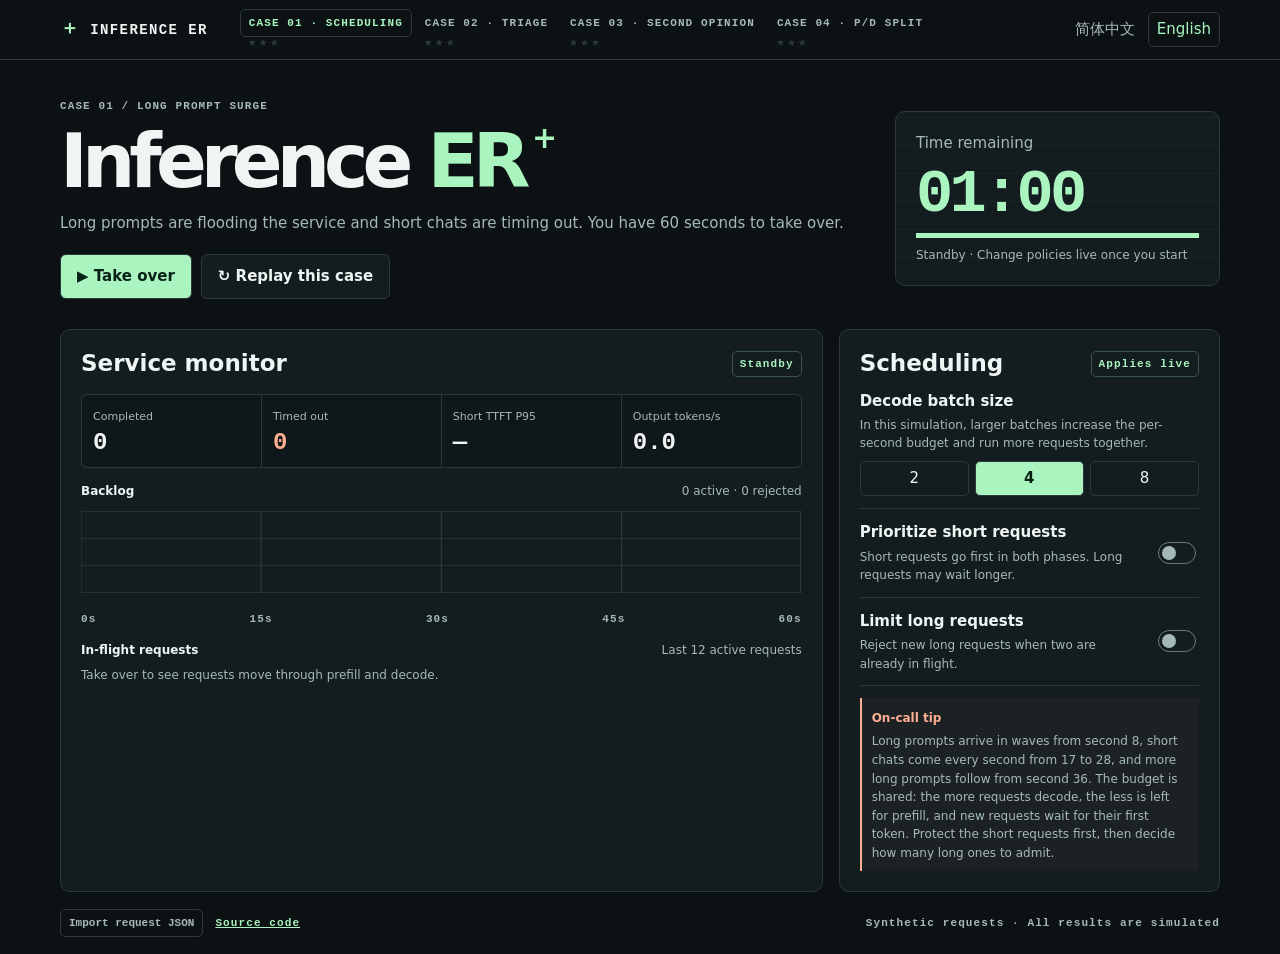
<file: index.html>
<!doctype html>
<html lang="en">
<head>
  <meta charset="utf-8">
  <meta name="viewport" content="width=device-width, initial-scale=1">
  <meta name="theme-color" content="#0c1214">
  <link rel="icon" href="data:image/svg+xml,%3Csvg%20xmlns='http://www.w3.org/2000/svg'%20viewBox='0%200%2064%2064'%3E%3Crect%20width='64'%20height='64'%20rx='12'%20fill='%230c1214'/%3E%3Cpath%20d='M32%2014v36M14%2032h36'%20stroke='%23aaf5bf'%20stroke-width='8'%20stroke-linecap='round'/%3E%3C/svg%3E">
  <meta name="description" content="Long prompts are flooding the service and short chats are timing out. You have 60 seconds to take over.">
  <meta property="og:site_name" content="Inference ER">
  <meta property="og:type" content="website">
  <meta property="og:url" content="https://shaqg.github.io/inference-er/">
  <meta property="og:title" content="Inference ER | 60-second LLM serving games">
  <meta property="og:description" content="Four browser games on how LLM serving works: request scheduling, MoE expert triage, speculative decoding, and prefill/decode disaggregation. Play online, no install.">
  <meta property="og:image" content="https://shaqg.github.io/inference-er/assets/og/inference-er.png">
  <meta property="og:image:width" content="1280">
  <meta property="og:image:height" content="640">
  <meta property="og:image:alt" content="The four Inference ER cases side by side: Scheduling, MoE Triage, Second Opinion, and P/D Split.">
  <meta name="twitter:card" content="summary_large_image">
  <title>Inference ER | LLM Scheduling Game</title>
  <script src="locale.js"></script>
  <script src="progress.js"></script>
  <link rel="stylesheet" href="style.css">
  <script src="case.js" defer></script>
  <script src="sim.js" defer></script>
  <script src="strings.js" defer></script>
  <script src="game.js" defer></script>
</head>
<body>
<header class="top">
  <div class="shell top-inner">
    <span class="brand"><b>＋</b> INFERENCE ER</span>
    <nav class="cases" aria-label="Cases">
      <span class="case"><a href="index.html" aria-current="page" data-text="nav01">CASE 01 · SCHEDULING</a><span class="case-stars" data-roster="c01"></span></span>
      <span class="case"><a href="triage/index.html" data-text="nav02">CASE 02 · TRIAGE</a><span class="case-stars" data-roster="c02"></span></span>
      <span class="case"><a href="spec/index.html" data-text="nav03">CASE 03 · SECOND OPINION</a><span class="case-stars" data-roster="c03"></span></span>
      <span class="case"><a href="pd/index.html" data-text="nav04">CASE 04 · P/D SPLIT</a><span class="case-stars" data-roster="c04"></span></span>
    </nav>
    <div class="languages" role="group" aria-label="Language">
      <button type="button" lang="zh-CN" data-language="zh" aria-pressed="false" disabled>简体中文</button>
      <button type="button" lang="en" data-language="en" aria-pressed="true" disabled>English</button>
    </div>
  </div>
</header>
<main class="shell">
  <section class="hero">
    <div class="hero-copy">
      <p class="eyebrow" id="case-label">CASE 01 / LONG PROMPT SURGE</p>
      <h1><span class="title-lead" data-text="titleLead">Inference </span><span data-text="titleAccent">ER</span><b aria-hidden="true">+</b></h1>
      <p id="case-intro">Long prompts are flooding the service and short chats are timing out. You have 60 seconds to take over.</p>
      <div class="actions"><button id="start" class="primary">▶ Take over</button><button id="reset" class="secondary" data-text="reset">↻ Replay this case</button></div>
    </div>
    <div class="clock"><div class="clock-label" data-text="remaining">Time remaining</div><strong id="clock">01:00</strong><div class="progress"><div id="progress"></div></div><p id="phase">Standby · Change policies live once you start</p></div>
  </section>
  <div class="layout">
    <section class="panel monitor" aria-labelledby="monitor-title">
      <div class="section-head"><h2 id="monitor-title" data-text="monitor">Service monitor</h2><span class="chip" id="state">Standby</span></div>
      <div class="metrics">
        <div><span data-text="done">Completed</span><strong id="done">0</strong></div>
        <div><span data-text="timeout">Timed out</span><strong id="timeout" class="danger">0</strong></div>
        <div><span data-text="shortP95">Short TTFT P95</span><strong id="p95">—</strong></div>
        <div><span data-text="rate">Output tokens/s</span><strong id="rate">0.0</strong></div>
      </div>
      <div class="chart-head"><span data-text="backlog">Backlog</span><span id="pending">0 active · 0 rejected</span></div>
      <svg id="chart" viewBox="0 0 600 155" preserveAspectRatio="none" role="img" aria-label="Active requests per second in this run">
        <path class="grid" d="M0 15H600 M0 53H600 M0 91H600 M0 129H600 M0 15V129 M150 15V129 M300 15V129 M450 15V129 M599 15V129"/>
        <path id="area"/><polyline id="line"/>
      </svg>
      <div class="axis"><span>0s</span><span>15s</span><span>30s</span><span>45s</span><span>60s</span></div>
      <div class="chart-head flow-title"><span data-text="active">In-flight requests</span><span data-text="recent">Last 12 active requests</span></div>
      <div id="queue" class="queue">Take over to see requests move through prefill and decode.</div>
    </section>
    <aside class="panel controls" aria-labelledby="controls-title">
      <div class="section-head"><h2 id="controls-title" data-text="controls">Scheduling</h2><span class="chip" data-text="live">Applies live</span></div>
      <div class="control"><div class="control-title" data-text="batch">Decode batch size</div><p data-text="batchHelp">In this simulation, larger batches increase the per-second budget and run more requests together.</p>
        <fieldset><legend class="sr" data-text="batch">Decode batch size</legend><label><input type="radio" name="batch" value="2"><span>2</span></label><label><input type="radio" name="batch" value="4" checked><span>4</span></label><label><input type="radio" name="batch" value="8"><span>8</span></label></fieldset>
      </div>
      <label class="control switch"><div><div class="control-title" data-text="reserve">Prioritize short requests</div><p data-text="reserveHelp">Short requests go first in both phases. Long requests may wait longer.</p></div><input id="reserve" type="checkbox"></label>
      <label class="control switch"><div><div class="control-title" data-text="limit">Limit long requests</div><p data-text="limitHelp">Reject new long requests when two are already in flight.</p></div><input id="limit" type="checkbox"></label>
      <div class="hint"><b data-text="hintTitle">On-call tip</b><p id="hint">Long prompts arrive in waves from second 8, short chats come every second from 17 to 28, and more long prompts follow from second 36. The budget is shared: the more requests decode, the less is left for prefill, and new requests wait for their first token. Protect the short requests first, then decide how many long ones to admit.</p></div>
    </aside>
  </div>
  <section id="report" class="panel report" hidden aria-labelledby="report-title">
    <h2 id="report-title" data-text="report" tabindex="-1">Debrief</h2>
    <p id="report-summary"></p>
    <div id="diagnosis" class="diagnosis" hidden></div>
    <table><thead><tr><th scope="col" data-text="metric">Metric</th><th scope="col" data-text="thisRun">This run</th><th scope="col" data-text="baseline">Default</th><th scope="col" data-text="change">Change</th></tr></thead><tbody id="results"></tbody></table>
    <p class="fine" data-text="reportNote">The default uses batch size 4 with prioritization and admission limits off. TTFT P95 includes requests that reached their first token.</p>
  </section>
  <footer>
    <div class="case-tools">
      <button id="import-case" class="secondary" type="button" data-text="importCase">Import request JSON</button>
      <button id="restore-case" class="secondary" type="button" data-text="restoreCase" hidden>Restore example</button>
      <input id="case-file" type="file" accept=".json,application/json" hidden>
      <a href="https://github.com/ShaqG/inference-er" data-text="sourceLink">Source code</a>
      <span id="case-status" role="status"></span>
    </div>
    <span id="source-note">Synthetic requests · All results are simulated</span>
  </footer>
</main>
</body>
</html>
</file>
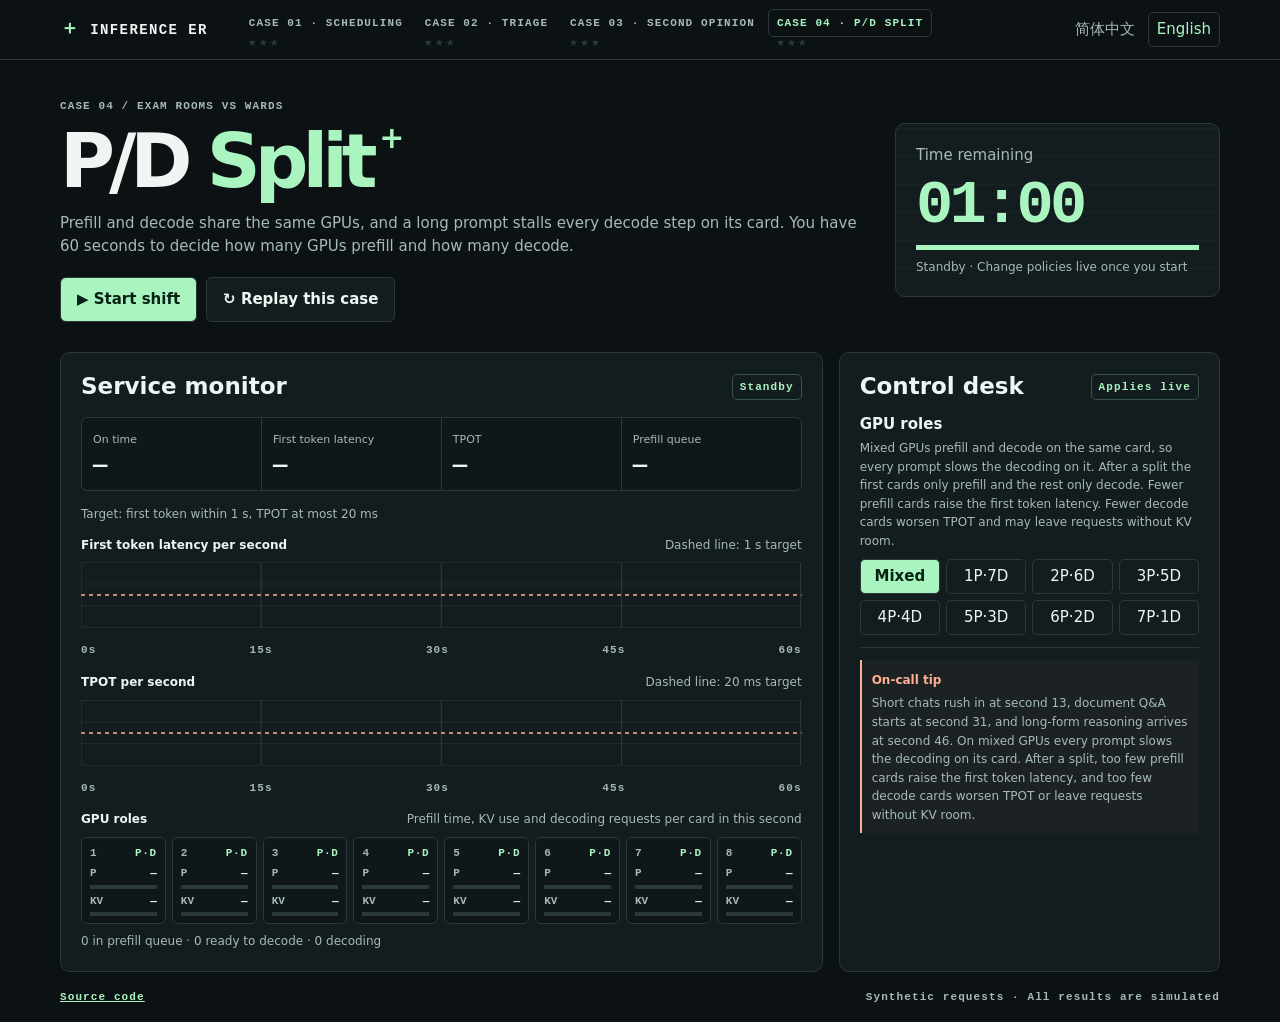
<file: pd/index.html>
<!doctype html>
<html lang="zh-CN">
<head>
  <meta charset="utf-8">
  <meta name="viewport" content="width=device-width, initial-scale=1">
  <meta name="theme-color" content="#0c1214">
  <link rel="icon" href="data:image/svg+xml,%3Csvg%20xmlns='http://www.w3.org/2000/svg'%20viewBox='0%200%2064%2064'%3E%3Crect%20width='64'%20height='64'%20rx='12'%20fill='%230c1214'/%3E%3Cpath%20d='M32%2014v36M14%2032h36'%20stroke='%23aaf5bf'%20stroke-width='8'%20stroke-linecap='round'/%3E%3C/svg%3E">
  <meta name="description" content="Prefill 和 Decode 抢同一批 GPU，长 Prompt 一来，解码就卡。你有 60 秒决定几张卡做 Prefill、几张做 Decode。">
  <meta property="og:site_name" content="Inference ER">
  <meta property="og:type" content="website">
  <meta property="og:url" content="https://shaqg.github.io/inference-er/pd/">
  <meta property="og:title" content="PD 分离 | Inference ER">
  <meta property="og:description" content="Prefill 和 Decode 抢同一批 GPU，长 Prompt 一来，解码就卡。60 秒内决定几张卡做 Prefill、几张做 Decode。">
  <meta property="og:image" content="https://shaqg.github.io/inference-er/assets/og/case-04.png">
  <meta property="og:image:width" content="1200">
  <meta property="og:image:height" content="630">
  <meta property="og:image:alt" content="The P/D Split case: latency charts against the SLO lines and the eight GPUs with their roles.">
  <meta name="twitter:card" content="summary_large_image">
  <title>PD 分离 | INFERENCE ER</title>
  <script src="../locale.js"></script>
  <script src="../progress.js"></script>
  <link rel="stylesheet" href="../style.css">
  <link rel="stylesheet" href="pd.css">
  <script src="case.js" defer></script>
  <script src="sim.js" defer></script>
  <script src="strings.js" defer></script>
  <script src="game.js" defer></script>
</head>
<body>
<header class="top">
  <div class="shell top-inner">
    <span class="brand"><b>＋</b> INFERENCE ER</span>
    <nav class="cases" aria-label="Cases">
      <span class="case"><a href="../index.html" data-text="nav01">CASE 01 · 调度</a><span class="case-stars" data-roster="c01"></span></span>
      <span class="case"><a href="../triage/index.html" data-text="nav02">CASE 02 · 分诊台</a><span class="case-stars" data-roster="c02"></span></span>
      <span class="case"><a href="../spec/index.html" data-text="nav03">CASE 03 · 代诊</a><span class="case-stars" data-roster="c03"></span></span>
      <span class="case"><a href="index.html" aria-current="page" data-text="nav04">CASE 04 · PD 分离</a><span class="case-stars" data-roster="c04"></span></span>
    </nav>
    <div class="languages" role="group" aria-label="Language">
      <button type="button" lang="zh-CN" data-language="zh" aria-pressed="true" disabled>简体中文</button>
      <button type="button" lang="en" data-language="en" aria-pressed="false" disabled>English</button>
    </div>
  </div>
</header>
<main class="shell">
  <section class="hero">
    <div class="hero-copy">
      <p class="eyebrow" data-text="case04">CASE 04 / 检查科和留观室，各占几张卡</p>
      <h1><span class="title-lead" data-text="titleLead">PD </span><span data-text="titleAccent">分离</span><b aria-hidden="true">+</b></h1>
      <p data-text="intro">Prefill 和 Decode 抢同一批 GPU，长 Prompt 一来，解码就卡。你有 60 秒决定几张卡做 Prefill、几张做 Decode。</p>
      <div class="actions"><button id="start" class="primary">▶ &nbsp; 开始排班</button><button id="reset" class="secondary" data-text="reset">↻ 重开同一局</button></div>
    </div>
    <div class="clock"><div class="clock-label" data-text="remaining">剩余时间</div><strong id="clock">01:00</strong><div class="progress"><div id="progress"></div></div><p id="phase">待命 · 开始后可实时调整策略</p></div>
  </section>
  <div class="layout">
    <section class="panel monitor" aria-labelledby="monitor-title">
      <div class="section-head"><h2 id="monitor-title" data-text="monitor">服务监控</h2><span class="chip" id="state">待命</span></div>
      <div class="metrics">
        <div><span data-text="good">达标率</span><strong id="good">—</strong></div>
        <div><span data-text="ttft">首 token 延迟</span><strong id="ttft">—</strong></div>
        <div><span data-text="tpot">TPOT</span><strong id="tpot">—</strong></div>
        <div><span data-text="queued">Prefill 排队</span><strong id="queued">—</strong></div>
      </div>
      <p class="fine goal" data-text="slo">达标线：首 token ≤ 1 s，TPOT ≤ 20 ms</p>
      <div class="chart-head"><span data-text="ttftChart">每秒首 token 延迟</span><span data-text="ttftNote">虚线是 1 s 达标线</span></div>
      <svg id="ttft-chart" class="latency" viewBox="0 0 600 155" preserveAspectRatio="none" role="img" aria-label="最近 60 秒里每秒首 token 的平均等待时间，单位毫秒，超过 2 秒的部分截掉">
        <path class="grid" d="M0 15H600 M0 53H600 M0 91H600 M0 129H600 M0 15V129 M150 15V129 M300 15V129 M450 15V129 M599 15V129"/>
        <line class="target" x1="0" x2="600" y1="72" y2="72"/>
        <polyline id="ttft-line"/>
      </svg>
      <div class="axis"><span>0s</span><span>15s</span><span>30s</span><span>45s</span><span>60s</span></div>
      <div class="chart-head flow-title"><span data-text="tpotChart">每秒 TPOT</span><span data-text="tpotNote">虚线是 20 ms 达标线</span></div>
      <svg id="tpot-chart" class="latency" viewBox="0 0 600 155" preserveAspectRatio="none" role="img" aria-label="最近 60 秒里每秒输出 token 的平均间隔，单位毫秒，超过 40 毫秒的部分截掉">
        <path class="grid" d="M0 15H600 M0 53H600 M0 91H600 M0 129H600 M0 15V129 M150 15V129 M300 15V129 M450 15V129 M599 15V129"/>
        <line class="target" x1="0" x2="600" y1="72" y2="72"/>
        <polyline id="tpot-line"/>
      </svg>
      <div class="axis"><span>0s</span><span>15s</span><span>30s</span><span>45s</span><span>60s</span></div>
      <div class="chart-head flow-title"><span data-text="gpus">GPU 分工</span><span data-text="gpusNote">本秒每张卡的 Prefill 占用、KV 占用和解码并发</span></div>
      <div id="gpus" class="gpus" aria-label="8 张 GPU 本秒的分工和占用"></div>
      <p id="flow" class="fine"></p>
    </section>
    <aside class="panel controls" aria-labelledby="controls-title">
      <div class="section-head"><h2 id="controls-title" data-text="controls">调度台</h2><span class="chip" data-text="live">实时生效</span></div>
      <div class="control"><div class="control-title" data-text="roles">GPU 分工</div><p data-text="rolesHelp">混部时每张卡既做 Prefill 也做 Decode，Prompt 会拖慢同一张卡上的解码。分离后，前面的卡只做 Prefill，后面的卡只做 Decode。Prefill 卡少了，首 token 延迟上升；Decode 卡少了，TPOT 变差，KV 也可能放不下。</p>
        <fieldset class="splits"><legend class="sr" data-text="roles">GPU 分工</legend><label><input type="radio" name="prefill" value="0" checked><span data-text="mixed">混部</span></label><label><input type="radio" name="prefill" value="1"><span>1P·7D</span></label><label><input type="radio" name="prefill" value="2"><span>2P·6D</span></label><label><input type="radio" name="prefill" value="3"><span>3P·5D</span></label><label><input type="radio" name="prefill" value="4"><span>4P·4D</span></label><label><input type="radio" name="prefill" value="5"><span>5P·3D</span></label><label><input type="radio" name="prefill" value="6"><span>6P·2D</span></label><label><input type="radio" name="prefill" value="7"><span>7P·1D</span></label></fieldset>
      </div>
      <div class="hint"><b data-text="hintTitle">值班提示</b><p data-text="hint">第 13 秒短对话涌入，第 31 秒长文档问答，第 46 秒是长输出的推理请求。混部时 Prompt 会拖慢同一张卡上的解码；分离后 Prefill 排队会推高首 token 延迟，解码卡太少则 TPOT 变差、KV 放不下。</p></div>
    </aside>
  </div>
  <section id="report" class="panel report" hidden aria-labelledby="report-title">
    <h2 id="report-title" data-text="report" tabindex="-1">本轮复盘</h2>
    <p id="report-summary"></p>
    <div id="diagnosis" class="diagnosis" hidden></div>
    <table><thead><tr><th scope="col" data-text="metric">指标</th><th scope="col" data-text="thisRun">本轮</th><th scope="col" data-text="baseline">默认策略</th><th scope="col" data-text="change">变化</th></tr></thead><tbody id="results"></tbody></table>
    <h3 data-text="byPhase">分阶段</h3>
    <table><thead><tr><th scope="col" data-text="phase">阶段</th><th scope="col" data-text="mainSplit">主要分工</th><th scope="col" data-text="good">达标率</th><th scope="col" data-text="reportTtft">TTFT P95</th><th scope="col" data-text="reportTpot">TPOT</th></tr></thead><tbody id="phases"></tbody></table>
    <p class="fine" data-text="reportNote">默认策略是 8 张卡混部。首 token 在 1 s 内到达、且相邻输出 token 的间隔不超过 20 ms 的请求算达标，还没收到首 token 的请求按未达标计。TTFT P95 只统计已输出首 token 的请求。TPOT 是每条请求相邻输出 token 的平均间隔，按 token 数加权。</p>
  </section>
  <footer>
    <div class="case-tools"><a href="https://github.com/ShaqG/inference-er/tree/main/pd" data-text="sourceLink">源代码</a></div>
    <span id="source-note">合成请求 · 所有结果为模拟值</span>
  </footer>
</main>
</body>
</html>
</file>
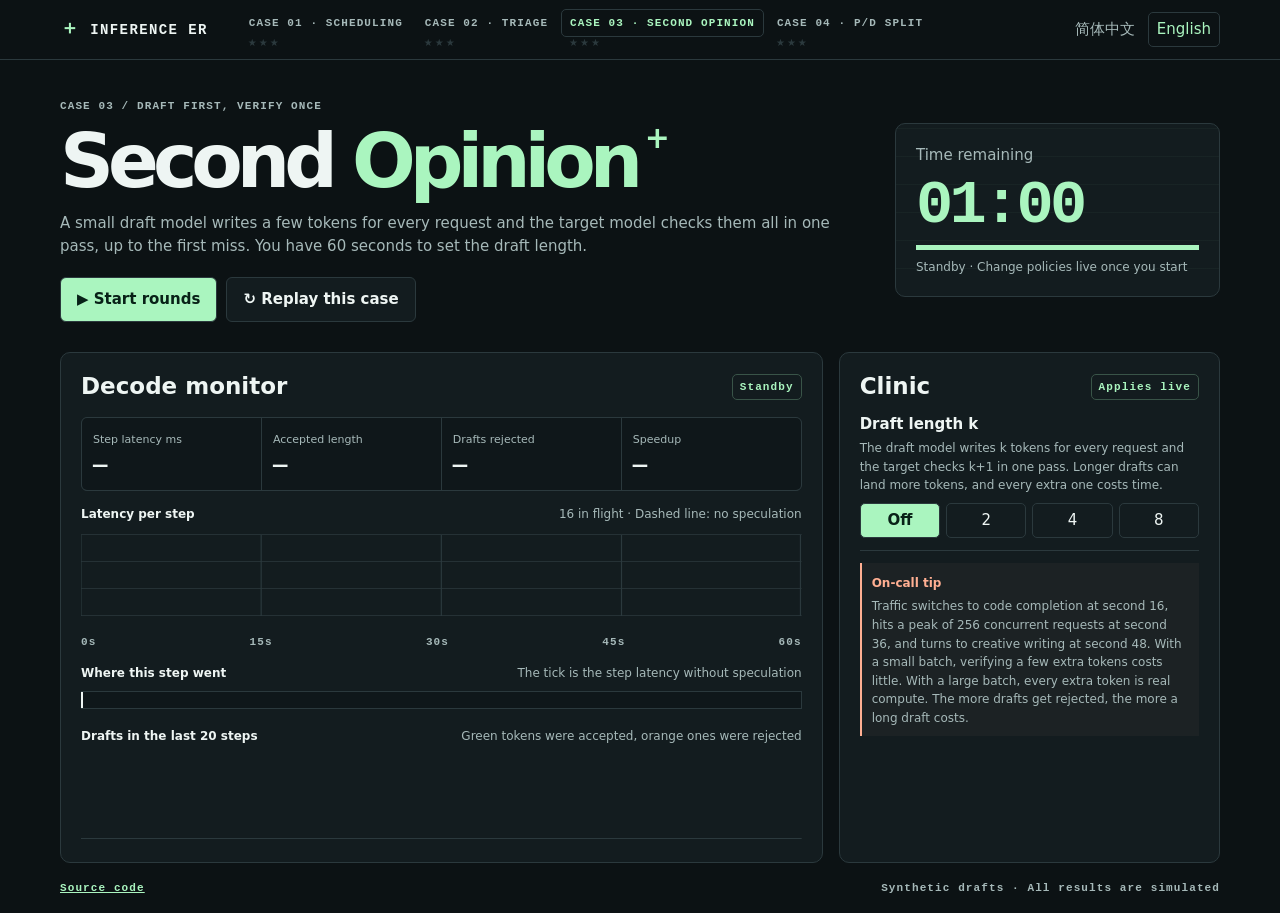
<file: spec/index.html>
<!doctype html>
<html lang="zh-CN">
<head>
  <meta charset="utf-8">
  <meta name="viewport" content="width=device-width, initial-scale=1">
  <meta name="theme-color" content="#0c1214">
  <link rel="icon" href="data:image/svg+xml,%3Csvg%20xmlns='http://www.w3.org/2000/svg'%20viewBox='0%200%2064%2064'%3E%3Crect%20width='64'%20height='64'%20rx='12'%20fill='%230c1214'/%3E%3Cpath%20d='M32%2014v36M14%2032h36'%20stroke='%23aaf5bf'%20stroke-width='8'%20stroke-linecap='round'/%3E%3C/svg%3E">
  <meta name="description" content="决定草稿模型为每条请求写多长，让大模型一次验证，在 60 秒内把投机解码的加速吃到手。">
  <meta property="og:site_name" content="Inference ER">
  <meta property="og:type" content="website">
  <meta property="og:url" content="https://shaqg.github.io/inference-er/spec/">
  <meta property="og:title" content="投机代诊 | Inference ER">
  <meta property="og:description" content="小模型先替每条请求写几个 token，大模型一次审完，写到第一个错为止。60 秒内决定草稿写多长。">
  <meta property="og:image" content="https://shaqg.github.io/inference-er/assets/og/case-03.png">
  <meta property="og:image:width" content="1200">
  <meta property="og:image:height" content="630">
  <meta property="og:image:alt" content="The Second Opinion case: per-step latency with and without speculation, and the draft length controls.">
  <meta name="twitter:card" content="summary_large_image">
  <title>投机代诊 | INFERENCE ER</title>
  <script src="../locale.js"></script>
  <script src="../progress.js"></script>
  <link rel="stylesheet" href="../style.css">
  <link rel="stylesheet" href="spec.css">
  <script src="case.js" defer></script>
  <script src="sim.js" defer></script>
  <script src="strings.js" defer></script>
  <script src="game.js" defer></script>
</head>
<body>
<header class="top">
  <div class="shell top-inner">
    <span class="brand"><b>＋</b> INFERENCE ER</span>
    <nav class="cases" aria-label="Cases">
      <span class="case"><a href="../index.html" data-text="nav01">CASE 01 · 调度</a><span class="case-stars" data-roster="c01"></span></span>
      <span class="case"><a href="../triage/index.html" data-text="nav02">CASE 02 · 分诊台</a><span class="case-stars" data-roster="c02"></span></span>
      <span class="case"><a href="index.html" aria-current="page" data-text="nav03">CASE 03 · 代诊</a><span class="case-stars" data-roster="c03"></span></span>
      <span class="case"><a href="../pd/index.html" data-text="nav04">CASE 04 · PD 分离</a><span class="case-stars" data-roster="c04"></span></span>
    </nav>
    <div class="languages" role="group" aria-label="Language">
      <button type="button" lang="zh-CN" data-language="zh" aria-pressed="true" disabled>简体中文</button>
      <button type="button" lang="en" data-language="en" aria-pressed="false" disabled>English</button>
    </div>
  </div>
</header>
<main class="shell">
  <section class="hero">
    <div class="hero-copy">
      <p class="eyebrow" data-text="case03">CASE 03 / 实习医生先写，主治一次审完</p>
      <h1><span class="title-lead" data-text="titleLead">投机 </span><span data-text="titleAccent">代诊</span><b aria-hidden="true">+</b></h1>
      <p data-text="intro">小模型先替每条请求写几个 token，大模型一次审完，写到第一个错为止。你有 60 秒决定草稿写多长。</p>
      <div class="actions"><button id="start" class="primary">▶ &nbsp; 开始代诊</button><button id="reset" class="secondary" data-text="reset">↻ 重开同一局</button></div>
    </div>
    <div class="clock"><div class="clock-label" data-text="remaining">剩余时间</div><strong id="clock">01:00</strong><div class="progress"><div id="progress"></div></div><p id="phase">待命 · 开始后可实时调整策略</p></div>
  </section>
  <div class="layout">
    <section class="panel monitor" aria-labelledby="monitor-title">
      <div class="section-head"><h2 id="monitor-title" data-text="monitor">解码监控</h2><span class="chip" id="state">待命</span></div>
      <div class="metrics">
        <div><span data-text="ms">步延迟 ms</span><strong id="ms">—</strong></div>
        <div><span data-text="length">接受长度</span><strong id="length">—</strong></div>
        <div><span data-text="waste">草稿浪费率</span><strong id="waste">—</strong></div>
        <div><span data-text="speedup">加速比</span><strong id="speedup">—</strong></div>
      </div>
      <div class="chart-head"><span data-text="chartTitle">每步延迟</span><span id="batch-note"></span></div>
      <svg id="chart" viewBox="0 0 600 155" preserveAspectRatio="none" role="img" aria-label="最近 60 步的延迟，单位毫秒">
        <path class="grid" d="M0 15H600 M0 53H600 M0 91H600 M0 129H600 M0 15V129 M150 15V129 M300 15V129 M450 15V129 M599 15V129"/>
        <polyline id="base" class="base"/><path id="area"/><polyline id="line"/>
      </svg>
      <div class="axis"><span>0s</span><span>15s</span><span>30s</span><span>45s</span><span>60s</span></div>
      <div class="chart-head flow-title"><span data-text="split">本步耗时拆分</span><span data-text="splitNote">竖线是不开投机时的步延迟</span></div>
      <div id="split" class="split"><div id="draft" class="split-draft"></div><div id="verify" class="split-verify"></div><div id="tick" class="split-tick"></div></div>
      <div class="axis split-labels"><span id="draft-label"></span><span id="verify-label"></span><span id="plain-label"></span></div>
      <div class="chart-head flow-title"><span data-text="drafts">最近 20 步的草稿</span><span data-text="draftsNote">绿色是接受的草稿 token，橙色是被拒绝的</span></div>
      <svg id="drafts" viewBox="0 0 600 104" preserveAspectRatio="none" role="img" aria-label="最近 20 步每条请求起草的 token 数，以及其中被接受的数量">
        <g id="bars"></g><path class="grid" d="M0 100H600"/>
      </svg>
    </section>
    <aside class="panel controls" aria-labelledby="controls-title">
      <div class="section-head"><h2 id="controls-title" data-text="controls">代诊台</h2><span class="chip" data-text="live">实时生效</span></div>
      <div class="control"><div class="control-title" data-text="draft">草稿长度 k</div><p data-text="draftHelp">小模型为每条请求先写 k 个 token，大模型一次验证 k+1 个。写得多可能多收，但每多写一个都要多花时间。</p>
        <fieldset><legend class="sr" data-text="draft">草稿长度 k</legend><label><input type="radio" name="draft" value="0" checked><span data-text="off">关</span></label><label><input type="radio" name="draft" value="2"><span>2</span></label><label><input type="radio" name="draft" value="4"><span>4</span></label><label><input type="radio" name="draft" value="8"><span>8</span></label></fieldset>
      </div>
      <div class="hint"><b data-text="hintTitle">值班提示</b><p data-text="hint">第 16 秒切到代码补全，第 36 秒进入晚高峰（并发 256），第 48 秒是创意写作。并发小时，多验证几个草稿 token 花不了多少时间；并发大了，每多验证一个都要真算一遍。草稿被拒得越多，写得越长越亏。</p></div>
    </aside>
  </div>
  <section id="report" class="panel report" hidden aria-labelledby="report-title">
    <h2 id="report-title" data-text="report" tabindex="-1">本轮复盘</h2>
    <p id="report-summary"></p>
    <div id="diagnosis" class="diagnosis" hidden></div>
    <table><thead><tr><th scope="col" data-text="metric">指标</th><th scope="col" data-text="thisRun">本轮</th><th scope="col" data-text="baseline">默认策略</th><th scope="col" data-text="change">变化</th></tr></thead><tbody id="results"></tbody></table>
    <h3 data-text="byPhase">分阶段</h3>
    <table><thead><tr><th scope="col" data-text="phase">阶段</th><th scope="col" data-text="reportLength">平均接受长度</th><th scope="col" data-text="reportSpeedup">平均加速比</th></tr></thead><tbody id="phases"></tbody></table>
    <p class="fine" data-text="reportNote">默认策略关闭投机解码。加速比是同一步里每条请求的产出速度与不开投机时之比，接受长度是每条请求每步产出的 token 数。两者都按各步的并发数加权，所以高峰里的每条请求都算进去。</p>
  </section>
  <footer>
    <div class="case-tools"><a href="https://github.com/ShaqG/inference-er/tree/main/spec" data-text="sourceLink">源代码</a></div>
    <span id="source-note">合成草稿 · 所有结果为模拟值</span>
  </footer>
</main>
</body>
</html>
</file>
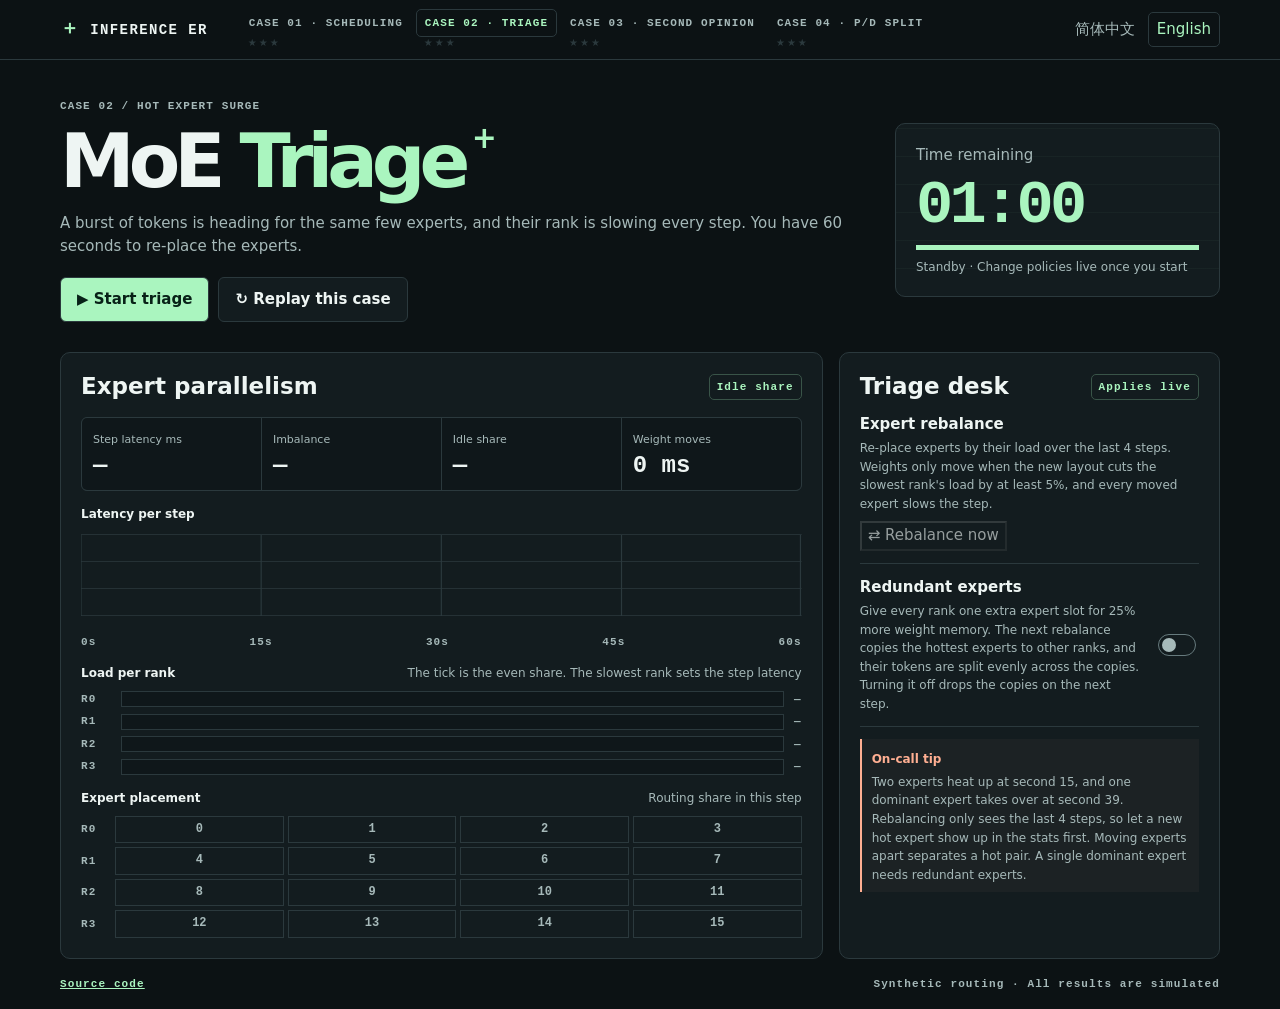
<file: triage/index.html>
<!doctype html>
<html lang="zh-CN">
<head>
  <meta charset="utf-8">
  <meta name="viewport" content="width=device-width, initial-scale=1">
  <meta name="theme-color" content="#0c1214">
  <link rel="icon" href="data:image/svg+xml,%3Csvg%20xmlns='http://www.w3.org/2000/svg'%20viewBox='0%200%2064%2064'%3E%3Crect%20width='64'%20height='64'%20rx='12'%20fill='%230c1214'/%3E%3Cpath%20d='M32%2014v36M14%2032h36'%20stroke='%23aaf5bf'%20stroke-width='8'%20stroke-linecap='round'/%3E%3C/svg%3E">
  <meta name="description" content="及时重平衡专家、用冗余专家分摊热门负载，在 60 秒内缓解 MoE 的专家负载倾斜。">
  <meta property="og:site_name" content="Inference ER">
  <meta property="og:type" content="website">
  <meta property="og:url" content="https://shaqg.github.io/inference-er/triage/">
  <meta property="og:title" content="MoE 分诊台 | Inference ER">
  <meta property="og:description" content="一批 token 涌向同几个专家，所在的 rank 拖慢了每一步。60 秒内重新安放专家，并决定何时为冗余专家付出代价。">
  <meta property="og:image" content="https://shaqg.github.io/inference-er/assets/og/case-02.png">
  <meta property="og:image:width" content="1200">
  <meta property="og:image:height" content="630">
  <meta property="og:image:alt" content="The MoE Triage case: rank load bars with two hot experts slowing one rank, and the rebalance controls.">
  <meta name="twitter:card" content="summary_large_image">
  <title>MoE 分诊台 | INFERENCE ER</title>
  <script src="../locale.js"></script>
  <script src="../progress.js"></script>
  <link rel="stylesheet" href="../style.css">
  <link rel="stylesheet" href="triage.css">
  <script src="case.js" defer></script>
  <script src="sim.js" defer></script>
  <script src="strings.js" defer></script>
  <script src="game.js" defer></script>
</head>
<body>
<header class="top">
  <div class="shell top-inner">
    <span class="brand"><b>＋</b> INFERENCE ER</span>
    <nav class="cases" aria-label="Cases">
      <span class="case"><a href="../index.html" data-text="nav01">CASE 01 · 调度</a><span class="case-stars" data-roster="c01"></span></span>
      <span class="case"><a href="index.html" aria-current="page" data-text="nav02">CASE 02 · 分诊台</a><span class="case-stars" data-roster="c02"></span></span>
      <span class="case"><a href="../spec/index.html" data-text="nav03">CASE 03 · 代诊</a><span class="case-stars" data-roster="c03"></span></span>
      <span class="case"><a href="../pd/index.html" data-text="nav04">CASE 04 · PD 分离</a><span class="case-stars" data-roster="c04"></span></span>
    </nav>
    <div class="languages" role="group" aria-label="Language">
      <button type="button" lang="zh-CN" data-language="zh" aria-pressed="true" disabled>简体中文</button>
      <button type="button" lang="en" data-language="en" aria-pressed="false" disabled>English</button>
    </div>
  </div>
</header>
<main class="shell">
  <section class="hero">
    <div class="hero-copy">
      <p class="eyebrow" data-text="case02">CASE 02 / 热门专家突袭</p>
      <h1><span class="title-lead" data-text="titleLead">MoE </span><span data-text="titleAccent">分诊台</span><b aria-hidden="true">+</b></h1>
      <p data-text="intro">一批 token 涌向同几个专家，所在的 rank 拖慢了每一步。你有 60 秒重新安放专家。</p>
      <div class="actions"><button id="start" class="primary">▶ &nbsp; 开始分诊</button><button id="reset" class="secondary" data-text="reset">↻ 重开同一局</button></div>
    </div>
    <div class="clock"><div class="clock-label" data-text="remaining">剩余时间</div><strong id="clock">01:00</strong><div class="progress"><div id="progress"></div></div><p id="phase">待命 · 开始后可实时调整策略</p></div>
  </section>
  <div class="layout">
    <section class="panel monitor" aria-labelledby="monitor-title">
      <div class="section-head"><h2 id="monitor-title" data-text="monitor">专家并行监控</h2><span class="chip" id="state">待命</span></div>
      <div class="metrics">
        <div><span data-text="ms">步延迟 ms</span><strong id="ms">—</strong></div>
        <div><span data-text="ratio">倾斜倍数</span><strong id="ratio" class="danger">—</strong></div>
        <div><span data-text="idle">空转率</span><strong id="idle" class="danger">—</strong></div>
        <div><span data-text="moved">权重搬运</span><strong id="moved">0 ms</strong></div>
      </div>
      <div class="chart-head"><span data-text="chartTitle">每步延迟</span><span id="moving-note"></span></div>
      <svg id="chart" viewBox="0 0 600 155" preserveAspectRatio="none" role="img" aria-label="最近 60 步的延迟，单位毫秒">
        <path class="grid" d="M0 15H600 M0 53H600 M0 91H600 M0 129H600 M0 15V129 M150 15V129 M300 15V129 M450 15V129 M599 15V129"/>
        <path id="area"/><polyline id="line"/><path id="marks" class="marks"/>
      </svg>
      <div class="axis"><span>0s</span><span>15s</span><span>30s</span><span>45s</span><span>60s</span></div>
      <div class="chart-head flow-title"><span data-text="ranks">各 rank 负载</span><span data-text="rankNote">竖线是平均负载，步延迟由最慢的 rank 决定</span></div>
      <div id="ranks" class="ranks"></div>
      <div class="chart-head flow-title"><span data-text="experts">专家布局</span><span data-text="current">这一步的路由占比</span></div>
      <div id="experts" class="experts"></div>
    </section>
    <aside class="panel controls" aria-labelledby="controls-title">
      <div class="section-head"><h2 id="controls-title" data-text="controls">分诊台</h2><span class="chip" data-text="live">实时生效</span></div>
      <div class="control"><div class="control-title" data-text="rebalance">专家重平衡</div><p data-text="rebalanceHelp">按最近 4 步的负载重新安放专家。只有能把最慢 rank 的负载降低 5% 以上时才会搬权重，每搬一个专家都让这一步变慢。</p>
        <button id="rebalance" class="secondary rebalance-button" type="button" data-text="rebalanceButton" disabled>⇄ 立即重平衡</button>
        <p id="pending" role="status"></p>
      </div>
      <label class="control switch"><div><div class="control-title" data-text="redundant">冗余专家</div><p data-text="redundantHelp">每个 rank 多放一个专家位，权重显存增加 25%。重平衡时会把最热的专家复制到其他 rank，它的 token 由各副本均分；关掉后下一步就撤掉副本。</p></div><input id="redundant" type="checkbox"></label>
      <div class="hint"><b data-text="hintTitle">值班提示</b><p data-text="hint">第 15 秒起两个专家变热，第 39 秒起只剩一个超级热门的专家。重平衡只看最近 4 步，刚变热时要等它进入统计。挪动位置能分开两个热门专家，单个专家过热则要靠冗余专家。</p></div>
    </aside>
  </div>
  <section id="report" class="panel report" hidden aria-labelledby="report-title">
    <h2 id="report-title" data-text="report" tabindex="-1">本轮复盘</h2>
    <p id="report-summary"></p>
    <div id="diagnosis" class="diagnosis" hidden></div>
    <table><thead><tr><th scope="col" data-text="metric">指标</th><th scope="col" data-text="thisRun">本轮</th><th scope="col" data-text="baseline">默认策略</th><th scope="col" data-text="change">变化</th></tr></thead><tbody id="results"></tbody></table>
    <p class="fine" data-text="reportNote">默认策略不做重平衡，也不用冗余专家。倾斜倍数是最慢 rank 的负载除以平均负载，每搬一个专家计 34 ms。</p>
  </section>
  <footer>
    <div class="case-tools"><a href="https://github.com/ShaqG/inference-er/tree/main/triage" data-text="sourceLink">源代码</a></div>
    <span id="source-note">合成路由 · 所有结果为模拟值</span>
  </footer>
</main>
</body>
</html>
</file>
<file: style.css>
:root {
  color-scheme: dark;
  --bg: #0c1214;
  --card: #131c1f;
  --line: #2b393d;
  --ink: #eef5f3;
  --muted: #a6b9b9;
  --green: #aaf5bf;
  --orange: #ffaf92;
  font: 15px/1.55 system-ui, "Microsoft YaHei", sans-serif;
  background: var(--bg);
  color: var(--ink);
}
* { box-sizing: border-box; }
body { margin: 0; }
button, input { font: inherit; }
button { cursor: pointer; }
button:disabled { cursor: default; opacity: .6; }
:focus-visible { outline: 2px solid var(--green); outline-offset: 4px; }
[hidden] { display: none !important; }
.shell { width: min(1160px, calc(100% - 48px)); margin-inline: auto; }
.top { border-bottom: 1px solid var(--line); }
.top-inner { min-height: 59px; display: flex; flex-wrap: wrap; justify-content: space-between; align-items: center; gap: 6px 12px; padding-block: 6px; }
.brand, .eyebrow, .axis, .chip, footer {
  font: 700 11px/1.5 ui-monospace, Consolas, monospace;
  letter-spacing: .10em;
}
.brand { font-size: 14px; }
.brand b { color: var(--green); font-size: 19px; }
.eyebrow, .axis, footer { color: var(--muted); }
.languages { display: flex; gap: 4px; }
.cases { display: flex; flex-wrap: wrap; gap: 4px; margin-right: auto; margin-left: 20px; }
.cases a { padding: 5px 8px; border: 1px solid transparent; border-radius: 5px; color: var(--muted); font: 700 11px/1.5 ui-monospace, Consolas, monospace; letter-spacing: .10em; text-decoration: none; }
.cases a[aria-current="page"], .cases a:hover { color: var(--green); border-color: var(--line); }
.languages button, .case-tools button { color: var(--muted); background: transparent; border: 1px solid transparent; border-radius: 5px; padding: 5px 8px; }
.languages [aria-pressed="true"], .languages button:hover, .case-tools button:hover { color: var(--green); border-color: var(--line); }
.hero { display: grid; grid-template-columns: 1fr minmax(230px, 325px); align-items: center; gap: 30px; padding: 38px 0 30px; }
.eyebrow { margin: 0 0 7px; }
h1, h2, p { margin-top: 0; }
h1 { margin-bottom: 12px; font-size: clamp(40px, 7vw, 75px); line-height: 1.04; letter-spacing: -.08em; }
h1 span, h1 b { color: var(--green); }
h1 .title-lead { color: var(--ink); }
h1 b { font-size: .40em; vertical-align: top; margin-left: .25em; }
.hero-copy > p:not(.eyebrow) { color: var(--muted); margin-bottom: 19px; }
.actions { display: flex; flex-wrap: wrap; gap: 9px; }
.actions button { padding: 10px 16px; border: 1px solid var(--line); border-radius: 6px; font-weight: 750; }
.primary { color: #082117; background: var(--green); }
.secondary { color: var(--ink); background: var(--card); }
.secondary:hover { border-color: var(--green); }
.clock, .panel { border: 1px solid var(--line); border-radius: 10px; background: var(--card); }
.clock { padding: 20px; background-image: repeating-linear-gradient(0deg, transparent 0 27px, #aaf5bf09 27px 28px); }
.clock-label { display: flex; justify-content: space-between; color: var(--muted); }
.clock strong { display: block; color: var(--green); font: 750 clamp(42px, 6vw, 62px)/1.25 ui-monospace, Consolas, monospace; letter-spacing: -.06em; }
.clock p { margin: 8px 0 0; font-size: 12px; color: var(--muted); }
.progress { height: 5px; background: var(--line); }
.progress > div { height: 100%; background: var(--green); width: 100%; transition: width .25s linear; }
.layout { display: grid; grid-template-columns: minmax(0, 2fr) minmax(280px, 1fr); gap: 16px; }
.panel { padding: 20px; }
.section-head, .chart-head, .axis, footer { display: flex; justify-content: space-between; align-items: center; gap: 8px; }
h2 { font-size: 23px; line-height: 1.2; margin-bottom: 0; }
.chip { color: var(--green); border: 1px solid #395448; border-radius: 5px; padding: 4px 7px; white-space: nowrap; }
.metrics { display: grid; grid-template-columns: repeat(4, 1fr); gap: 1px; background: var(--line); border: 1px solid var(--line); border-radius: 6px; overflow: hidden; margin: 16px 0 14px; }
.metrics > div { padding: 9px 11px; background: #0f171a; }
.metrics span { color: var(--muted); font-size: 11px; }
.metrics strong { display: block; font: 700 24px/1.3 ui-monospace, Consolas, monospace; }
.danger { color: var(--orange); }
.chart-head { font-size: 12px; font-weight: 700; }
.chart-head span + span { color: var(--muted); font-weight: 400; }
#chart { display: block; width: 100%; height: 110px; }
.grid { stroke: var(--line); fill: none; }
#area { fill: #aaf5bf22; }
#line { fill: none; stroke: var(--green); stroke-width: 2; vector-effect: non-scaling-stroke; }
.flow-title { margin-top: 14px; }
.queue { display: flex; align-content: flex-start; flex-wrap: wrap; gap: 5px; min-height: 52px; margin-top: 6px; color: var(--muted); font-size: 12px; }
.job { color: var(--green); border: 1px solid #395448; padding: 3px 6px; border-radius: 4px; }
.job.long { color: var(--orange); border-color: #704b40; }
.control { display: block; padding: 12px 0; border-bottom: 1px solid var(--line); }
.control-title { font-weight: 750; }
.control p, .hint p, .fine { color: var(--muted); font-size: 12px; margin: 3px 0 0; }
fieldset { display: flex; gap: 6px; border: 0; margin: 8px 0 0; padding: 0; }
fieldset label { flex: 1; position: relative; cursor: pointer; }
fieldset input { position: absolute; opacity: 0; }
fieldset span { display: block; text-align: center; padding: 5px; border: 1px solid var(--line); border-radius: 5px; }
fieldset input:checked + span { background: var(--green); color: #082117; font-weight: 800; }
fieldset input:focus-visible + span { outline: 2px solid var(--green); outline-offset: 3px; }
.switch { display: flex; align-items: center; justify-content: space-between; gap: 12px; cursor: pointer; }
.switch input { appearance: none; flex: 0 0 38px; width: 38px; height: 22px; border-radius: 20px; border: 1px solid #667a7d; position: relative; cursor: pointer; }
.switch input::before { content: ""; width: 14px; height: 14px; position: absolute; top: 3px; left: 3px; border-radius: 100%; background: var(--muted); }
.switch input:checked { background: var(--green); border-color: var(--green); }
.switch input:checked::before { left: 19px; background: #132820; }
.hint { margin-top: 12px; padding: 8px 10px; border-left: 2px solid var(--orange); background: #ffaf920a; }
.hint b { color: var(--orange); font-size: 12px; }
.report { margin-top: 16px; }
.report h2 { margin-bottom: 8px; }
table { width: 100%; border-collapse: collapse; font-size: 13px; }
th, td { border-bottom: 1px solid var(--line); text-align: left; padding: 6px 4px; }
.fine { margin-top: 10px; }
/* Duty roster: stars under the case links, and the diagnosis block in a debrief. */
.cases .case { display: flex; flex-direction: column; }
.case-stars { padding: 1px 8px 2px; font-size: 10px; line-height: 1; letter-spacing: .2em; }
.case-stars .on { color: var(--green); }
.case-stars .off { color: var(--line); }
.diagnosis { margin-top: 12px; border: 1px solid var(--line); border-radius: 6px; background: #0f171a; padding: 10px 12px; }
.diag-head { display: flex; flex-wrap: wrap; align-items: baseline; gap: 4px 10px; margin: 0; }
.diag-head b { font-size: 13px; }
.diag-stars { color: var(--green); font-size: 15px; letter-spacing: .15em; }
.diag-stars .off { color: var(--line); }
.diag-note { color: var(--muted); font-size: 12px; }
.diag-goals { display: grid; gap: 3px; margin: 7px 0 0; padding: 0; list-style: none; font-size: 13px; }
.diag-goals li { display: flex; align-items: baseline; gap: 8px; }
.diag-goals b { width: 1em; flex: none; }
.diag-goals .met b { color: var(--green); }
.diag-goals .missed b { color: var(--orange); }
.diag-goals i { font-style: normal; font-family: ui-monospace, Consolas, monospace; font-size: 11px; color: var(--muted); margin-left: auto; }
footer { padding: 17px 0; flex-wrap: wrap; }
.case-tools { display: flex; align-items: center; flex-wrap: wrap; gap: 5px 12px; }
.case-tools button { border-color: var(--line); }
.case-tools a { color: var(--green); }
#case-status { flex-basis: 100%; letter-spacing: normal; }
#case-status:empty { display: none; }
.sr { position: absolute; width: 1px; height: 1px; overflow: hidden; clip-path: inset(50%); }
@media (max-width: 760px) { .layout { grid-template-columns: 1fr; } }
@media (max-width: 530px) {
  .shell { width: calc(100% - 28px); }
  .hero { grid-template-columns: 1fr; gap: 14px; padding: 24px 0 16px; }
  .panel, .clock { padding: 14px; }
  .metrics { grid-template-columns: repeat(2, 1fr); }
}
@media (prefers-reduced-motion: reduce) { .progress > div { transition: none; } }
</file>
<file: pd/pd.css>
.latency { display: block; width: 100%; height: 88px; }
.latency polyline { fill: none; stroke: var(--green); stroke-width: 2; vector-effect: non-scaling-stroke; }
.target { stroke: var(--orange); stroke-width: 1.5; stroke-dasharray: 4 4; vector-effect: non-scaling-stroke; }
.goal { margin: 0 0 12px; }
.gpus { display: grid; grid-template-columns: repeat(4, 1fr); gap: 6px; margin-top: 8px; }
.gpu { min-width: 0; padding: 7px 8px; background: #0f171a; border: 1px solid var(--line); border-radius: 6px; }
.gpu.decode { border-color: #395448; }
.gpu-head { display: flex; justify-content: space-between; gap: 4px; color: var(--muted); font: 700 11px/1.5 ui-monospace, Consolas, monospace; letter-spacing: .06em; }
.gpu-role { color: var(--ink); }
.gpu.prefill .gpu-role, .gpu.mixed .gpu-role { color: var(--green); }
.meter { margin-top: 5px; color: var(--muted); font: 700 11px/1.4 ui-monospace, Consolas, monospace; white-space: nowrap; }
.meter span { display: flex; justify-content: space-between; gap: 4px; }
.meter b { color: var(--ink); font-weight: 700; }
.meter > div { height: 4px; margin-top: 3px; background: var(--line); }
.meter i { display: block; height: 100%; background: var(--green); transition: width .25s linear; }
.meter.busy b { color: var(--orange); }
.meter.busy i { background: var(--orange); }
#flow { margin: 8px 0 0; }
.splits { flex-wrap: wrap; }
.splits label { flex: 1 0 calc(25% - 6px); }
.report h3 { font-size: 15px; margin: 18px 0 4px; }
@media (min-width: 1100px) { .gpus { grid-template-columns: repeat(8, 1fr); } }
@media (prefers-reduced-motion: reduce) { .meter i { transition: none; } }
</file>
<file: spec/spec.css>
.base { fill: none; stroke: var(--muted); stroke-width: 1.5; stroke-dasharray: 4 4; vector-effect: non-scaling-stroke; }
.split { position: relative; display: flex; height: 18px; margin-top: 8px; background: #0f171a; border: 1px solid var(--line); }
.split-draft { background: #704b40; transition: width .25s linear; }
.split-verify { background: var(--green); transition: width .25s linear; }
.split.slow .split-verify { background: var(--orange); }
.split-tick { position: absolute; top: 0; bottom: 0; width: 2px; margin-left: -1px; background: var(--ink); }
.split-labels { margin-top: 4px; letter-spacing: 0; font-weight: 400; }
#drafts { display: block; width: 100%; height: 90px; margin-top: 6px; }
#drafts rect { stroke: #0c1214; stroke-width: 1; }
.kept { fill: var(--green); }
.dropped { fill: var(--orange); }
.idle { fill: var(--muted); }
.report h3 { font-size: 15px; margin: 18px 0 4px; }
@media (prefers-reduced-motion: reduce) { .split-draft, .split-verify { transition: none; } }
</file>
<file: triage/triage.css>
.ranks { display: grid; gap: 6px; margin-top: 8px; }
.rank { display: grid; grid-template-columns: 30px minmax(0, 1fr) auto; align-items: center; gap: 10px; font-size: 12px; }
.rank-name, .rank-num { color: var(--muted); font: 700 11px/1.5 ui-monospace, Consolas, monospace; letter-spacing: .10em; white-space: nowrap; }
.rank-track { position: relative; height: 16px; background: #0f171a; border: 1px solid var(--line); }
.rank-fill { height: 100%; background: var(--green); transition: width .25s linear; }
.rank.slow .rank-fill { background: var(--orange); }
.rank-even { position: absolute; top: -3px; bottom: -3px; width: 1px; background: var(--muted); }
.tag { margin-left: 6px; padding: 1px 5px; border: 1px solid #704b40; border-radius: 4px; color: var(--orange); letter-spacing: normal; }
.experts { display: grid; gap: 4px; margin-top: 8px; }
.expert-row { display: grid; grid-template-columns: 30px repeat(5, 1fr); gap: 4px; align-items: center; }
.expert-row.four { grid-template-columns: 30px repeat(4, 1fr); }
.expert { --heat: 0; padding: 5px 0; border: 1px solid var(--line); background: rgb(255 175 146 / var(--heat)); text-align: center; color: var(--muted); font: 700 12px/1.3 ui-monospace, Consolas, monospace; }
.expert.hot { color: #2b1208; border-color: transparent; }
.expert.copy { text-decoration: underline dotted; }
.marks { stroke: var(--orange); stroke-dasharray: 3 3; vector-effect: non-scaling-stroke; fill: none; }
.rebalance-button { margin-top: 8px; }
#pending { color: var(--orange); }
#pending:empty { display: none; }
@media (prefers-reduced-motion: reduce) { .rank-fill { transition: none; } }
</file>
